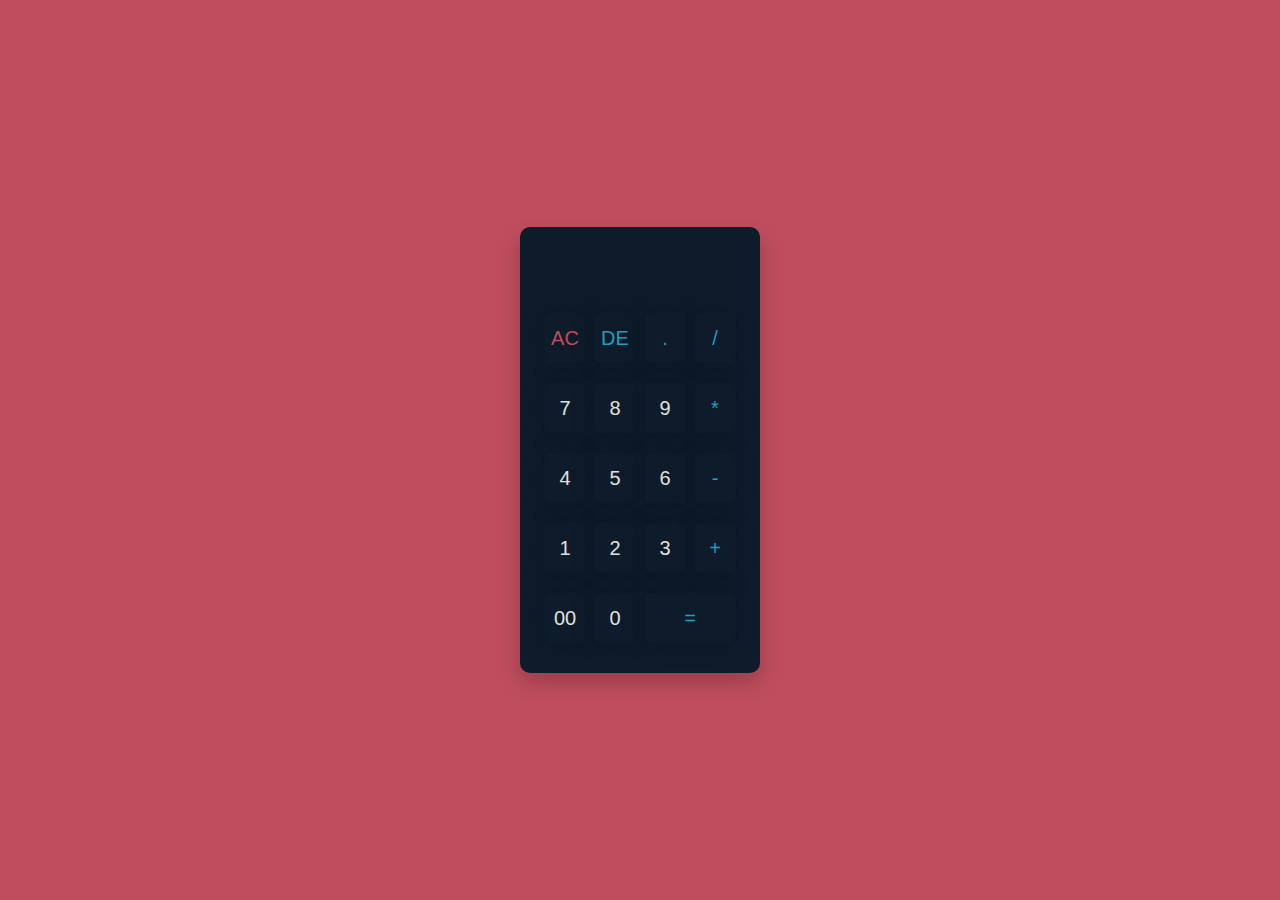
<file: calculadora/index.html>
<!DOCTYPE html>
<html lang="en">
<head>
    <meta charset="UTF-8">
    <meta name="viewport" content="width=device-width, initial-scale=1.0">
    <title>Calculadora</title>

    <!-- Vincula un archivo CSS externo llamado "styles.css" para los estilos de la página -->
    <link rel="stylesheet" href="styles.css">
</head>
<body>
    <!-- Div que contiene la calculadora -->
    <div id="calculator">
        <!-- Campo de entrada para mostrar el resultado de las operaciones, deshabilitado para evitar escritura directa -->
        <input type="text" id="display" disabled>
        <br />
        <!-- Botón para borrar todo (AC), es un operador -->
        <button id="ac" class="operator">AC</button>
        <!-- Botón para eliminar el último dígito (DE), es un operador -->
        <button id="de" class="operator">DE</button>
        <!-- Botón para agregar un punto decimal, es un operador -->
        <button id="." class="operator">.</button>
        <!-- Botón para la división, es un operador -->
        <button id="/" class="operator">/</button>
        <br />
        <!-- Botones numéricos (7, 8, 9), utilizados para ingresar números en la calculadora -->
        <button id="7">7</button>
        <button id="8">8</button>
        <button id="9">9</button>
        <!-- Botón para la multiplicación, es un operador -->
        <button id="*" class="operator">*</button>
        <br />
        <!-- Botones numéricos (4, 5, 6) -->
        <button id="4">4</button>
        <button id="5">5</button>
        <button id="6">6</button>
        <!-- Botón para la resta, es un operador -->
        <button id="-" class="operator">-</button>
        <br />
        <!-- Botones numéricos (1, 2, 3) -->
        <button id="1">1</button>
        <button id="2">2</button>
        <button id="3">3</button>
        <!-- Botón para la suma, es un operador -->
        <button id="+" class="operator">+</button>
        <br />
        <!-- Botones numéricos (00 y 0) -->
        <button id="00">00</button>
        <button id="0">0</button>
        <!-- Botón para calcular el resultado de la operación, es el botón de igual -->
        <button id="=" class="equal operator">=</button>
    </div>

    <!-- Vincula un archivo JavaScript externo llamado "scripts.js" para controlar el comportamiento de la calculadora -->
    <script src="scripts.js"></script>
</body>
</html>
</file>
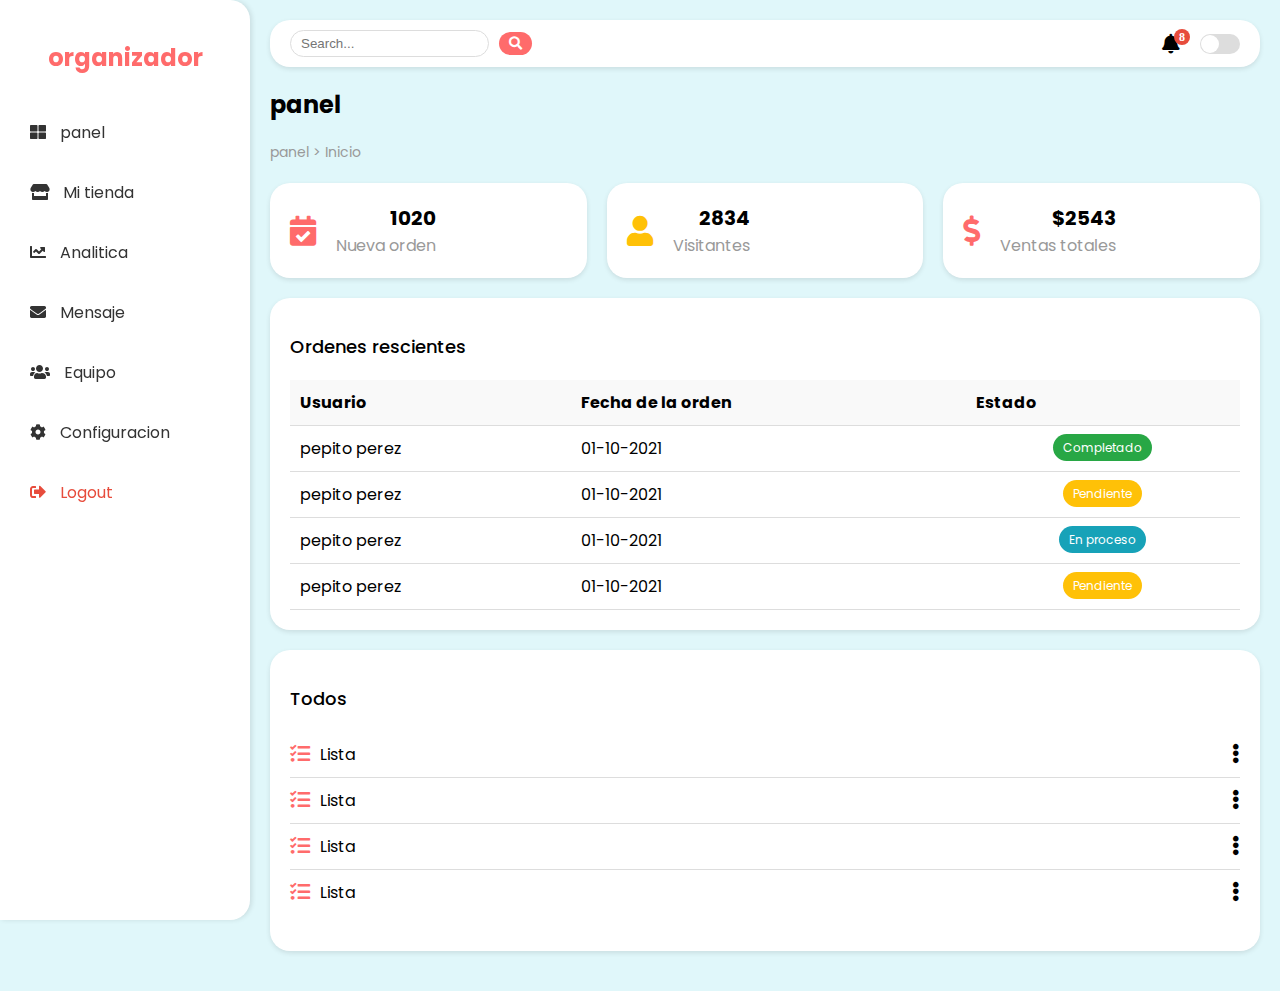
<file: dashboard/index.html>
<html>
<head>
    <title>Panel de ventas</title>
    <link rel="stylesheet" href="https://cdnjs.cloudflare.com/ajax/libs/font-awesome/5.15.3/css/all.min.css">
    <link href="https://fonts.googleapis.com/css2?family=Poppins:wght@400;500;700&display=swap" rel="stylesheet">
   
    <style>
        body {
            font-family: 'Poppins', sans-serif;
            margin: 0;
            background-color: #e0f7fa;
        }
        .sidebar {
            width: 250px;
            height: 100vh;
            background-color: #fff;
            position: fixed;
            top: 0;
            left: 0;
            box-shadow: 2px 0 5px rgba(0,0,0,0.1);
            padding-top: 20px;
            border-radius: 0 20px 20px 0;
        }
        .sidebar h2 {
            text-align: center;
            color: #ff6b6b;
            margin-bottom: 30px;
        }
        .sidebar ul {
            list-style: none;
            padding: 0;
        }
        .sidebar ul li {
            padding: 15px 20px;
            color: #333;
            cursor: pointer;
            border-radius: 20px;
            margin: 5px 10px;
        }
        .sidebar ul li:hover {
            background-color: #f1f1f1;
        }
        .sidebar ul li i {
            margin-right: 10px;
        }
        .sidebar ul li.logout {
            color: #e74c3c;
        }
        .main-content {
            margin-left: 250px;
            padding: 20px;
        }
        .header {
            display: flex;
            justify-content: space-between;
            align-items: center;
            background-color: #fff;
            padding: 10px 20px;
            box-shadow: 0 2px 5px rgba(0,0,0,0.1);
            border-radius: 20px;
        }
        .header .search-bar {
            display: flex;
            align-items: center;
        }
        .header .search-bar input {
            padding: 5px 10px;
            border: 1px solid #ddd;
            border-radius: 20px;
            margin-right: 10px;
        }
        .header .search-bar button {
            background-color: #ff6b6b;
            color: #fff;
            border: none;
            padding: 5px 10px;
            border-radius: 20px;
            cursor: pointer;
        }
        .header .notifications {
            display: flex;
            align-items: center;
        }
        .header .notifications i {
            font-size: 20px;
            margin-right: 20px;
            position: relative;
        }
        .header .notifications i .badge {
            position: absolute;
            top: -5px;
            right: -10px;
            background-color: #e74c3c;
            color: #fff;
            border-radius: 50%;
            padding: 2px 5px;
            font-size: 12px;
        }
        .header .toggle-switch {
            display: flex;
            align-items: center;
        }
        .header .toggle-switch input {
            display: none;
        }
        .header .toggle-switch label {
            background-color: #ddd;
            width: 40px;
            height: 20px;
            border-radius: 20px;
            position: relative;
            cursor: pointer;
        }
        .header .toggle-switch label::after {
            content: '';
            width: 18px;
            height: 18px;
            background-color: #fff;
            border-radius: 50%;
            position: absolute;
            top: 1px;
            left: 1px;
            transition: 0.3s;
        }
        .header .toggle-switch input:checked + label {
            background-color: #ff6b6b;
        }
        .header .toggle-switch input:checked + label::after {
            left: 21px;
        }
        .panel {
            margin-top: 20px;
        }
        .panel h1 {
            font-size: 24px;
            font-weight: 700;
            margin-bottom: 20px;
        }
        .panel .breadcrumb {
            font-size: 14px;
            color: #999;
            margin-bottom: 20px;
        }
        .panel .stats {
            display: flex;
            justify-content: space-between;
            margin-bottom: 20px;
        }
        .panel .stats .stat {
            background-color: #fff;
            padding: 20px;
            border-radius: 20px;
            box-shadow: 0 2px 5px rgba(0,0,0,0.1);
            flex: 1;
            margin-right: 20px;
            display: flex;
            align-items: center;
        }
        .panel .stats .stat:last-child {
            margin-right: 0;
        }
        .panel .stats .stat i {
            font-size: 30px;
            margin-right: 20px;
        }
        .panel .stats .stat .info {
            text-align: right;
        }
        .panel .stats .stat .info h3 {
            font-size: 20px;
            margin: 0;
        }
        .panel .stats .stat .info p {
            margin: 0;
            color: #999;
        }
        .panel .recent-orders, .panel .todos {
            background-color: #fff;
            padding: 20px;
            border-radius: 20px;
            box-shadow: 0 2px 5px rgba(0,0,0,0.1);
            margin-bottom: 20px;
        }
        .panel .recent-orders h2, .panel .todos h2 {
            font-size: 18px;
            font-weight: 500;
            margin-bottom: 20px;
        }
        .panel .recent-orders table {
            width: 100%;
            border-collapse: collapse;
        }
        .panel .recent-orders table th, .panel .recent-orders table td {
            padding: 10px;
            text-align: left;
            border-bottom: 1px solid #ddd;
        }
        .panel .recent-orders table th {
            background-color: #f9f9f9;
        }
        .panel .recent-orders table td.status {
            text-align: center;
        }
        .panel .recent-orders table td.status span {
            padding: 5px 10px;
            border-radius: 20px;
            color: #fff;
            font-size: 12px;
        }
        .panel .recent-orders table td.status span.Completado {
            background-color: #28a745;
        }
        .panel .recent-orders table td.status span.pending {
            background-color: #ffc107;
        }
        .panel .recent-orders table td.status span.process {
            background-color: #17a2b8;
        }
        .panel .todos ul {
            list-style: none;
            padding: 0;
        }
        .panel .todos ul li {
            display: flex;
            justify-content: space-between;
            align-items: center;
            padding: 10px 0;
            border-bottom: 1px solid #ddd;
        }
        .panel .todos ul li:last-child {
            border-bottom: none;
        }
        .panel .todos ul li .todo-info {
            display: flex;
            align-items: center;
        }
        .panel .todos ul li .todo-info i {
            font-size: 20px;
            margin-right: 10px;
        }
        .panel .todos ul li .todo-info p {
            margin: 0;
        }
        .panel .todos ul li .actions i {
            font-size: 20px;
            cursor: pointer;
        }
    </style>
</head>
<body>
    <!-- Barra lateral izquierda con opciones de menú -->
    <div class="sidebar">
        <h2>organizador</h2>
        <ul>
            <li><i class="fas fa-th-large"></i> panel</li>
            <li><i class="fas fa-store"></i> Mi tienda</li>
            <li><i class="fas fa-chart-line"></i> Analitica</li>
            <li><i class="fas fa-envelope"></i> Mensaje</li>
            <li><i class="fas fa-users"></i> Equipo</li>
            <li><i class="fas fa-cog"></i> Configuracion</li>
            <li class="logout"><i class="fas fa-sign-out-alt"></i> Logout</li>
        </ul>
    </div>

    <!-- Contenido principal, incluye encabezado y estadísticas -->
    <div class="main-content">
        <!-- Encabezado con barra de búsqueda, notificaciones e interruptor -->
        <div class="header">
            <div class="search-bar">
                <input type="text" placeholder="Search...">
                <button><i class="fas fa-search"></i></button>
            </div>
            <div class="notifications">
                <i class="fas fa-bell"><span class="badge">8</span></i>
                <div class="toggle-switch">
                    <input type="checkbox" id="toggle">
                    <label for="toggle"></label>
                </div>
            </div>
        </div>

        <!-- Panel principal con estadísticas y órdenes recientes -->
        <div class="panel">
            <h1>panel</h1>
            <div class="breadcrumb">
                panel > Inicio
            </div>

            <!-- Sección de estadísticas -->
            <div class="stats">
                <div class="stat">
                    <i class="fas fa-calendar-check" style="color: #ff6b6b;"></i>
                    <div class="info">
                        <h3>1020</h3>
                        <p>Nueva orden</p>
                    </div>
                </div>
                <div class="stat">
                    <i class="fas fa-user" style="color: #ffc107;"></i>
                    <div class="info">
                        <h3>2834</h3>
                        <p>Visitantes</p>
                    </div>
                </div>
                <div class="stat">
                    <i class="fas fa-dollar-sign" style="color: #ff6b6b;"></i>
                    <div class="info">
                        <h3>$2543</h3>
                        <p>Ventas totales</p>
                    </div>
                </div>
            </div>

            <!-- Tabla de órdenes recientes -->
            <div class="recent-orders">
                <h2>Ordenes rescientes</h2>
                <table>
                    <thead>
                        <tr>
                            <th>Usuario</th>
                            <th>Fecha de la orden</th>
                            <th>Estado</th>
                        </tr>
                    </thead>
                    <tbody>
                        <tr>
                            <td>pepito perez</td>
                            <td>01-10-2021</td>
                            <td class="status"><span class="Completado">Completado</span></td>
                        </tr>
                        <tr>
                            <td>pepito perez</td>
                            <td>01-10-2021</td>
                            <td class="status"><span class="pending">Pendiente</span></td>
                        </tr>
                        <tr>
                            <td>pepito perez</td>
                            <td>01-10-2021</td>
                            <td class="status"><span class="process">En proceso</span></td>
                        </tr>
                        <tr>
                            <td>pepito perez</td>
                            <td>01-10-2021</td>
                            <td class="status"><span class="pending">Pendiente</span></td>
                        </tr>
                    </tbody>
                </table>
            </div>

            <!-- Lista de tareas pendientes (To-dos) -->
            <div class="todos"> 
                <h2>Todos</h2>
                <ul>
                    <li>
                        <div class="todo-info">
                            <i class="fas fa-tasks" style="color: #ff6b6b;"></i>
                            <p>Lista</p>
                        </div>
                        <div class="actions">
                            <i class="fas fa-ellipsis-v"></i>
                        </div>
                    </li>
                    <li>
                        <div class="todo-info">
                            <i class="fas fa-tasks" style="color: #ff6b6b;"></i>
                            <p>Lista</p>
                        </div>
                        <div class="actions">
                            <i class="fas fa-ellipsis-v"></i>
                        </div>
                    </li>
                    <li>
                        <div class="todo-info">
                            <i class="fas fa-tasks" style="color: #ff6b6b;"></i>
                            <p>Lista</p>
                        </div>
                        <div class="actions">
                            <i class="fas fa-ellipsis-v"></i>
                        </div>
                    </li>
                    <li>
                        <div class="todo-info">
                            <i class="fas fa-tasks" style="color: #ff6b6b;"></i>
                            <p>Lista</p>
                        </div>
                        <div class="actions">
                            <i class="fas fa-ellipsis-v"></i>
                        </div>
                    </li>
                </ul>
            </div>
        </div>
    </div>
</body>
</html>
</file>
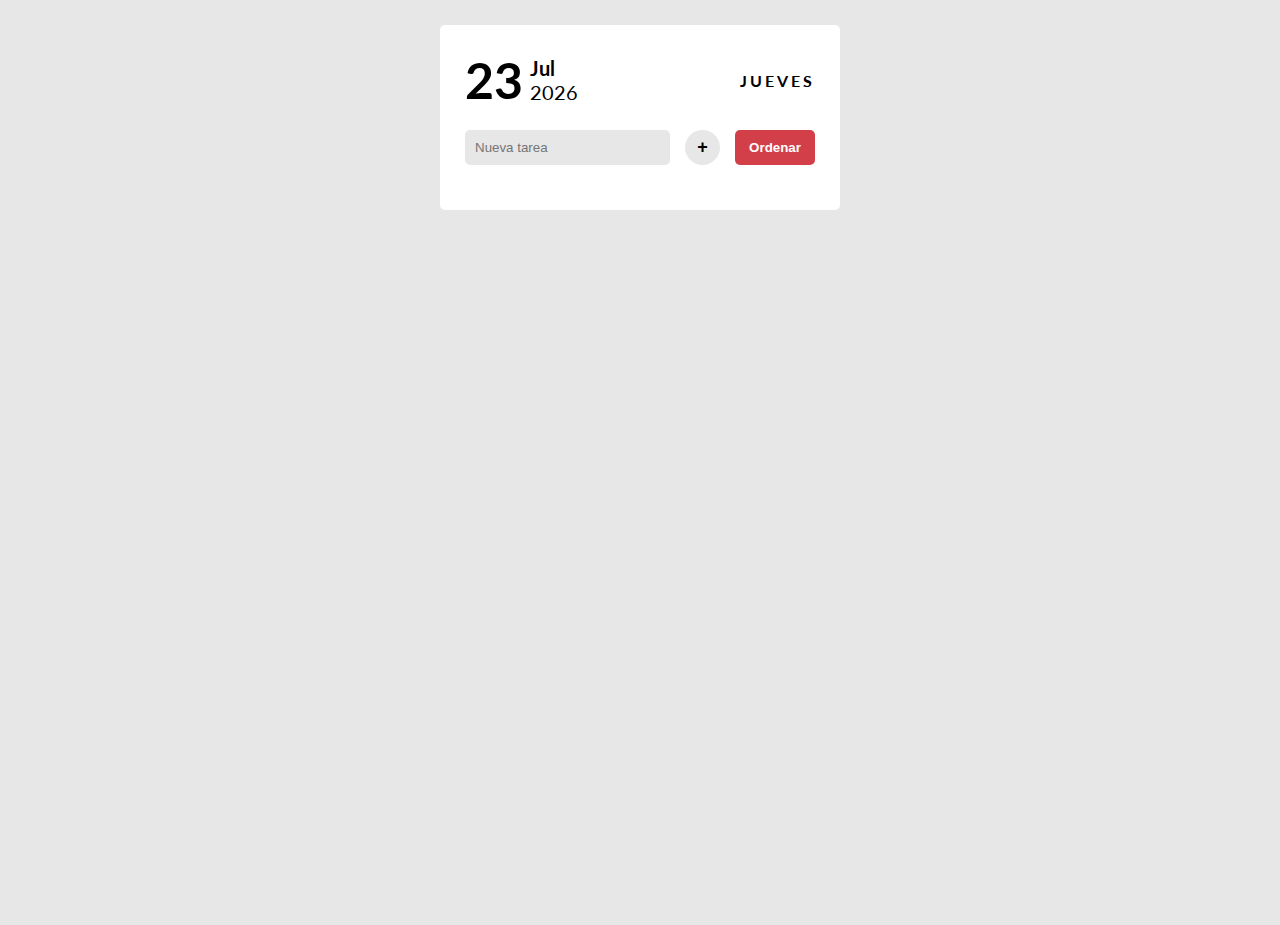
<file: lista de tareas/index.html>
<!DOCTYPE html>
<html lang="en">
<head>
    <!-- Especifica que el documento es HTML5 -->
    <meta charset="UTF-8">
    <!-- Asegura compatibilidad con Internet Explorer -->
    <meta http-equiv="X-UA-Compatible" content="IE=edge">
    <!-- Configura el viewport para ser responsive -->
    <meta name="viewport" content="width=device-width, initial-scale=1.0">
    <!-- Título de la página que aparecerá en la pestaña del navegador -->
    <title>Lista de tareas</title>

    <!-- Enlace a Google Fonts para usar la fuente 'Lato' -->
    <link href="https://fonts.googleapis.com/css2?family=Lato:wght@100;400;900&display=swap" rel="stylesheet">
    <!-- Enlace al archivo CSS externo para los estilos de la página -->
    <link rel="stylesheet" href="styles.css">
    <!-- Enlace al archivo JavaScript externo que contiene la lógica de la lista de tareas -->
    <script src="script.js" type="text/javascript" defer></script>
</head>

<body>
    <!-- Contenedor principal de la lista de tareas -->
    <div class="list roundBorder">
        <!-- Sección que muestra la fecha -->
        <div class="date">
            <div class="dateRight">
                <!-- Elemento que mostrará el número del día -->
                <div id="dateNumber"></div>
                <div>
                    <!-- Elemento que mostrará el mes -->
                    <div id="dateMonth"></div>
                    <!-- Elemento que mostrará el año -->
                    <div id="dateYear"></div>
                </div>
            </div>
            <!-- Elemento que mostrará el nombre del día (ej. Lunes, Martes) -->
            <div id="dateText"></div>
        </div>

        <!-- Formulario para agregar nuevas tareas -->
        <!-- Llama a la función JavaScript 'addNewTask()' cuando se envía el formulario -->
        <form onsubmit="addNewTask(event)">
            <!-- Campo de texto donde el usuario introduce el nombre de la tarea -->
            <input type="text" name="taskText" autocomplete="off" placeholder="Nueva tarea" class="roundBorder">
            <!-- Botón para añadir la nueva tarea a la lista -->
            <button type="submit" class="addTaskButton">+</button>
            <!-- Botón para ordenar las tareas, que llama a la función 'renderOrderedTasks()' -->
            <button type="button" class="orderButton roundBorder" onclick="renderOrderedTasks()">Ordenar</button>
        </form>

        <!-- Contenedor donde se renderizarán las tareas dinámicamente -->
        <div id="tasksContainer"></div>
    </div>
</body>
</html>
</file>
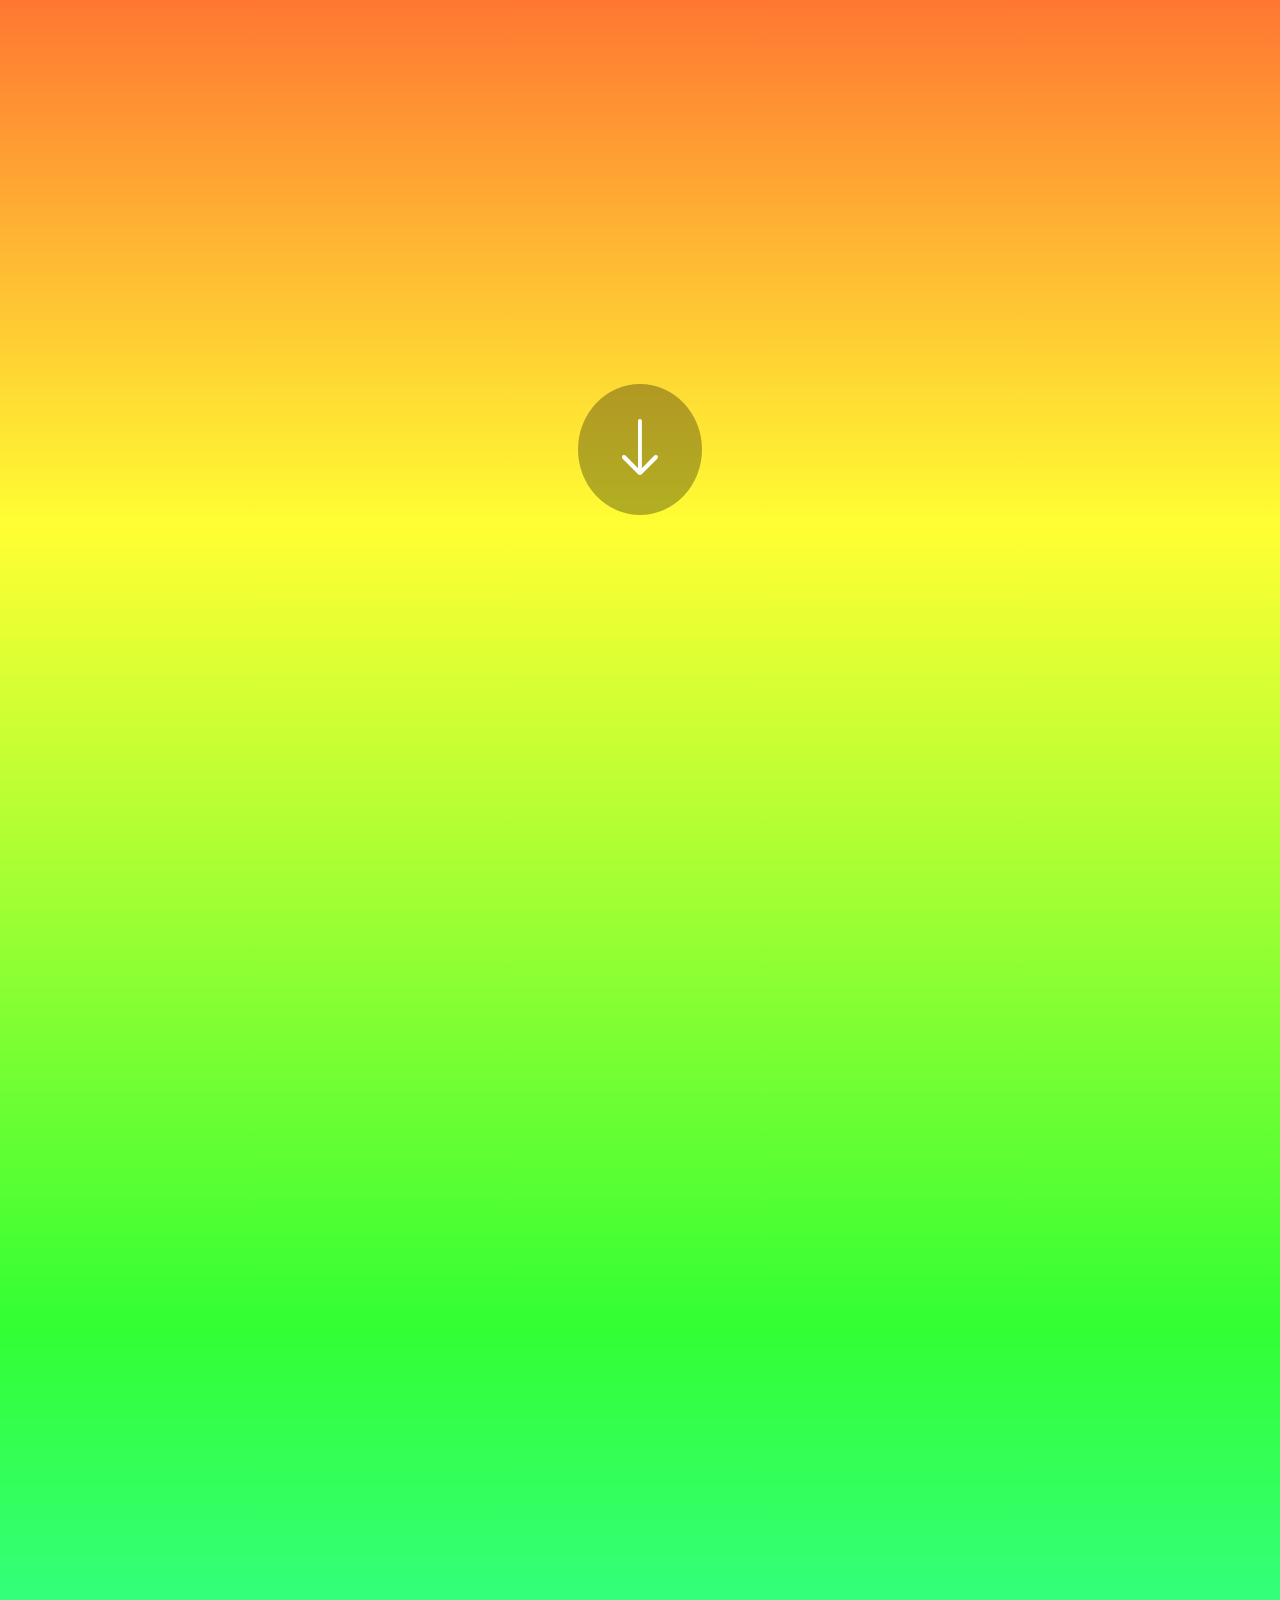
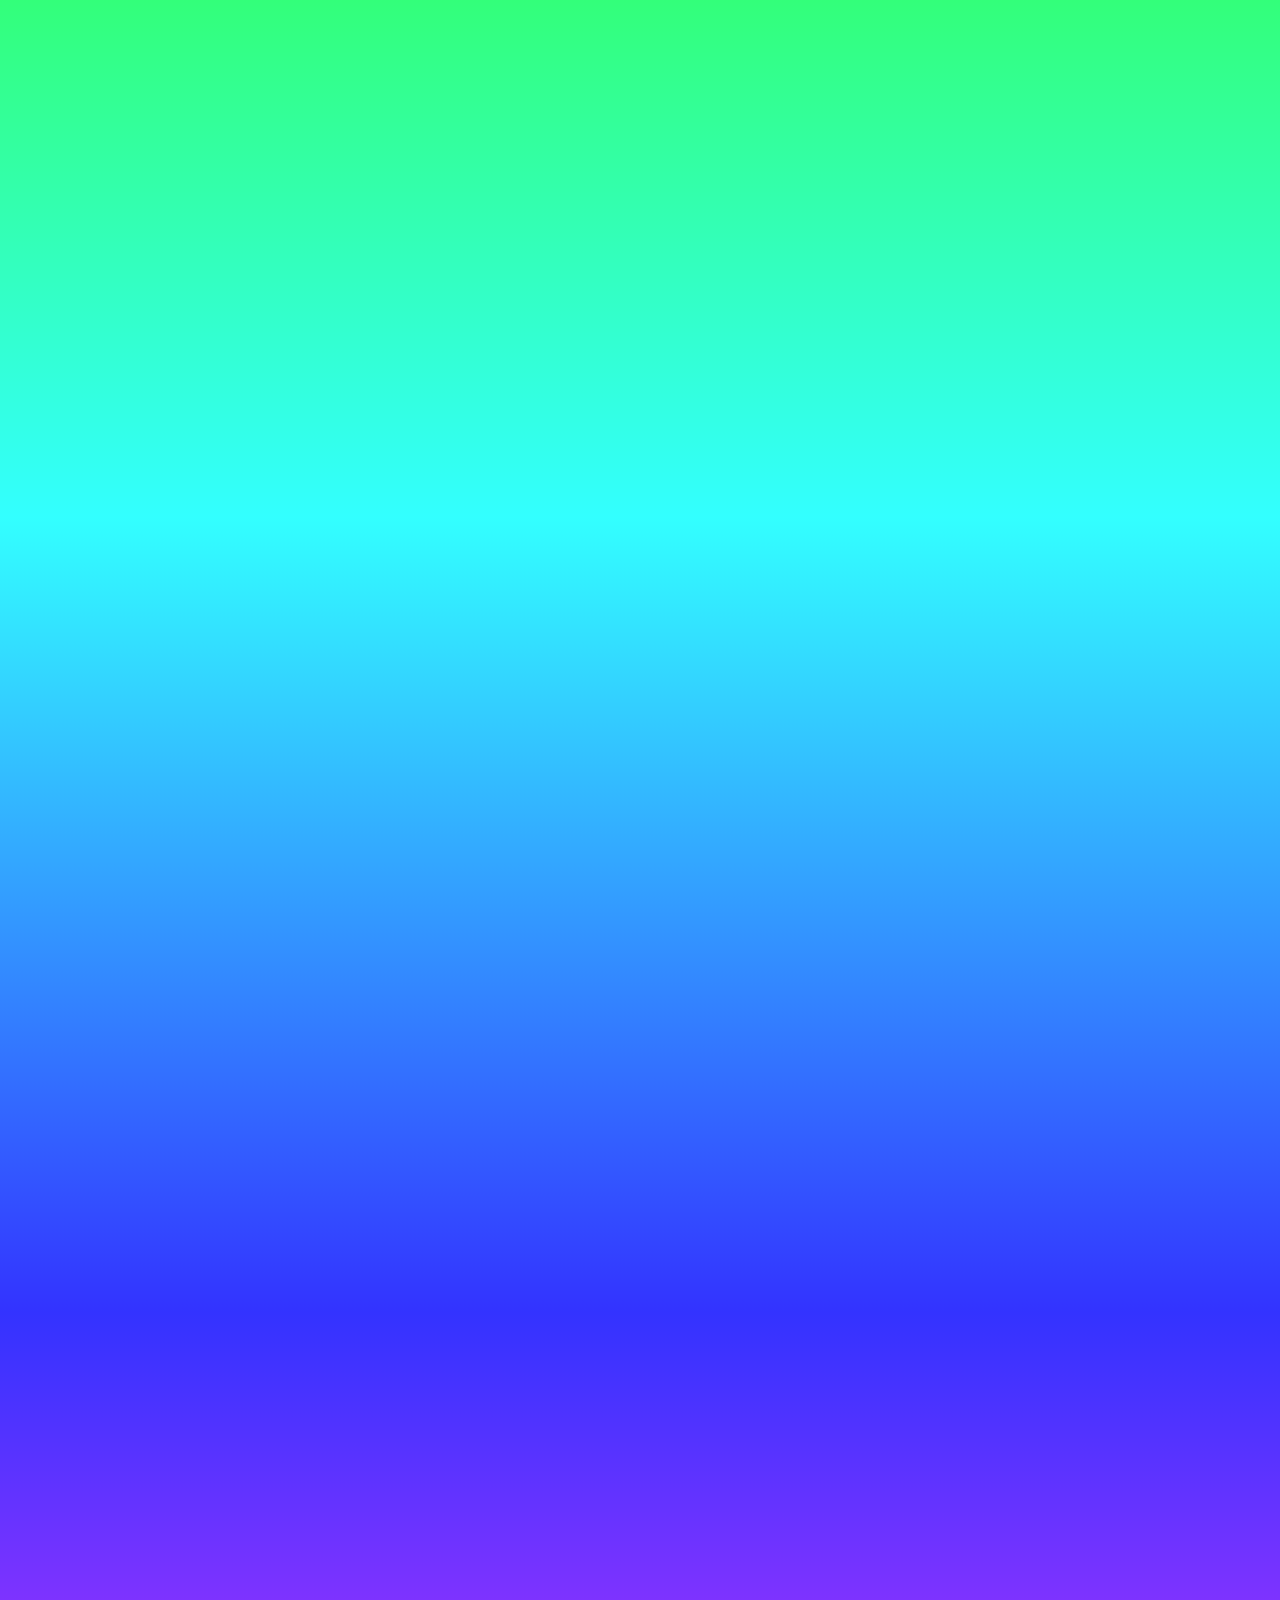
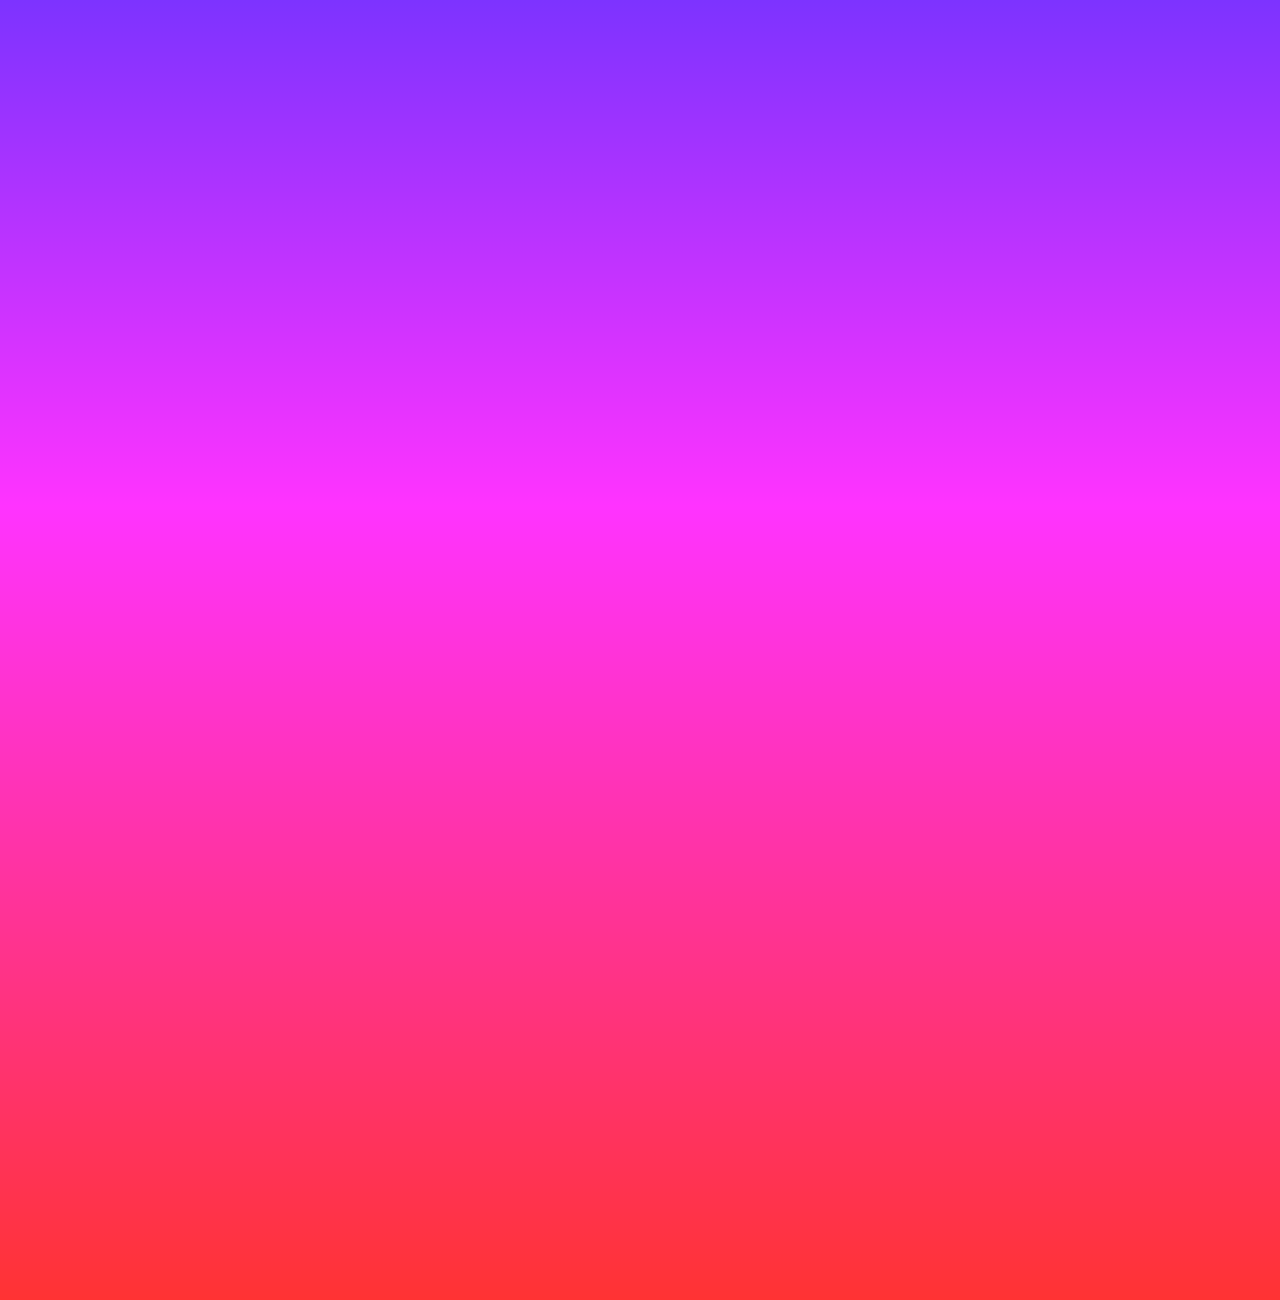
<file: scroll/index.html>
<!DOCTYPE html>
<html lang="en">
<head>
    <!-- Define el conjunto de caracteres para la página -->
    <meta charset="UTF-8">
    
    <!-- Define la compatibilidad con versiones anteriores de Internet Explorer -->
    <meta http-equiv="X-UA-Compatible" content="IE=edge">
    
    <!-- Define el viewport para dispositivos móviles, ajustando la escala inicial -->
    <meta name="viewport" content="width=device-width, initial-scale=1.8">
    
    <!-- Define el título de la página -->
    <title>scroll</title>
    
    <!-- Incluye los iconos de Bootstrap para usar iconos en la página -->
    <link rel="stylesheet" href="https://cdn.jsdelivr.net/npm/bootstrap-icons@1.10.5/font/bootstrap-icons.css">
    
    <!-- Incluye la hoja de estilos personalizada para la página -->
    <link rel="stylesheet" href="styles.css">
</head>
<body>
    <!-- Contenedor principal con la clase 'infiniteScroll' -->
    <main class="infiniteScroll">
        <!-- Elemento con un icono de flecha hacia abajo de Bootstrap Icons -->
        <span><i class="bi bi-arrow-down infiniteScroll_icon"></i></span>
    </main>
    
    <!-- Incluye el archivo JavaScript para la funcionalidad de la página -->
    <script src="app.js"></script>
</body>
</html>
</file>
<file: calculadora/styles.css>
/* Estilos del cuerpo (body) de la página */
body {
    /* Centra el contenido horizontalmente */
    text-align: center;
    /* Elimina los márgenes por defecto */
    margin: 0;
    /* Establece un fondo de color rojo oscuro */
    background: #bf4d5d;
    /* Aplica un diseño flexible (flexbox) para centrar el contenido vertical y horizontalmente */
    display: flex;
    align-items: center;
    justify-content: center;
    /* Ajusta la altura del cuerpo al 100% de la altura de la ventana */
    height: 100vh;
}

/* Estilos para el contenedor de la calculadora */
#calculator {
    /* Ancho fijo de la calculadora */
    width: 200px;
    /* Fondo de color oscuro */
    background-color: #0d1b2a;
    /* Bordes redondeados */
    border-radius: 10px;
    /* Espaciado interno */
    padding: 20px;
    /* Sombra para darle un efecto de elevación */
    box-shadow: 0 10px 20px rgba(0, 0, 0, 0.19);
}

/* Estilos para el campo de entrada donde se muestra el resultado */
#display {
    /* Ancho completo del contenedor */
    width: 100%;
    /* Altura del campo de entrada */
    height: 56px;
    /* Tamaño del texto dentro del campo */
    font-size: 20px;
    /* Alinea el texto a la derecha */
    text-align: right;
    /* Margen a la izquierda */
    margin-left: 10px;
    /* Espaciado interno */
    padding: 20px;
    /* Bordes redondeados */
    border-radius: 5px;
    /* Color del texto */
    color: #e0e1dd;
    /* Fondo transparente con un color oscuro */
    background-color: rgba(13, 27, 42, 0.3);
    /* Elimina los bordes */
    border: none;
    /* Asegura que el espaciado interno no afecte el tamaño del campo */
    box-sizing: border-box;
}

/* Estilos generales para los botones de operadores (+, -, *, /, .) */
.operator {
    /* Color azul claro para los operadores */
    color: #219ebc;
}

/* Estilos específicos para el botón AC (All Clear) */
#ac {
    /* Color rojo para el botón AC */
    color: #bf4d5d;
}

/* Estilos específicos para el botón "=" (botón de igual) */
.equal {
    /* Hace que el botón de igual ocupe el 50% del ancho, menos 10px */
    width: calc(50% - 10px);
}

/* Estilos generales para todos los botones */
button {
    /* Hace que cada botón ocupe el 25% del ancho, menos 10px */
    width: calc(25% - 10px);
    /* Altura fija de los botones */
    height: 50px;
    /* Tamaño de la fuente dentro de los botones */
    font-size: 20px;
    /* Espaciado entre los botones */
    margin: 10px 5px;
    /* Elimina los bordes */
    border: none;
    /* Bordes redondeados */
    border-radius: 5px;
    /* Alineación de los botones en fila */
    float: left;
    /* Fondo oscuro para los botones */
    background-color: rgb(13, 27, 42);
    /* Color claro del texto */
    color: #e0e1dd;
    /* Sombra para darle un efecto de elevación */
    -webkit-box-shadow: -1px 1px 30px -5px rgba(0,0,0,0.2);
    -moz-box-shadow: -1px 1px 30px -5px rgba(0,0,0,0.2);
    box-shadow: -1px 1px 30px -5px rgba(0,0,0,0.2);
}

/* Efecto al pasar el mouse sobre los botones */
button:hover {
    /* Cambia el cursor al estilo "puntero" cuando el usuario pasa el mouse por encima */
    cursor: pointer;
}

/* Efecto al hacer clic en un botón */
button:active {
    /* Escala el botón ligeramente cuando es presionado */
    transform: scale(1.05);
    /* Sombra adicional para simular un botón presionado */
    box-shadow: 0 24px 4px 1px rgba(0, 0, 0, 0.19),
    0 1.5px rgba(0, 0, 0, 0.23);
}
</file>
<file: lista de tareas/styles.css>
/* Variables globales (Custom Properties) */
:root {
    /* Color primario utilizado para elementos principales */
    --primary: #A5C882;
    /* Color secundario utilizado para elementos destacados o botones */
    --secondary: #D33F49;
    /* Color de fondo claro */
    --light: #fff;
    /* Color de texto oscuro */
    --dark: #000;
    /* Color utilizado para elementos deshabilitados o fondos */
    --diabled: #e7e7e7;
}

/* Estilos globales para el cuerpo de la página */
body {
    /* Fuente de la página */
    font-family: 'Lato', sans-serif;
    /* Elimina los márgenes por defecto */
    margin: 0;
    /* Altura de la página al 100% de la ventana del navegador */
    height: 100vh;
    /* Color de fondo del cuerpo */
    background-color: var(--diabled);
}

/* Capitaliza la primera letra de los elementos de texto */
*:first-letter {
    text-transform: capitalize;
}

/* Estilos para elementos con bordes redondeados */
.roundBorder {
    /* Bordes redondeados con un radio de 5px */
    border-radius: 5px;
}

/* Estilos para el contenedor de la lista de tareas */
.list {
    /* Márgenes automáticos para centrar horizontalmente el contenedor */
    margin: 25px auto;
    /* Espaciado interno del contenedor */
    padding: 25px;
    /* Color de fondo del contenedor */
    background-color: var(--light);
    /* Ancho máximo del contenedor */
    max-width: 350px;
    /* Ancho del contenedor */
    width: 100%;
}

/* Estilos para el contenedor de la fecha */
.date {
    /* Diseño flexible para alinear elementos dentro del contenedor */
    display: flex;
    /* Alinea los elementos al centro verticalmente */
    align-items: center;
    /* Distribuye el espacio entre los elementos de manera uniforme */
    justify-content: space-between;
}

/* Estilos para el contenedor derecho de la fecha */
.dateRight {
    /* Diseño flexible para alinear elementos dentro del contenedor */
    display: flex;
    /* Alinea los elementos al centro verticalmente */
    align-items: center;
}

/* Estilos para el número de la fecha */
#dateNumber {
    /* Tamaño de la fuente */
    font-size: 50px;
}

/* Estilos para el texto del día de la semana */
#dateText {
    /* Espaciado entre letras */
    letter-spacing: 3px;
    /* Convierte el texto a mayúsculas */
    text-transform: uppercase;
}

/* Estilos para los elementos de la fecha (mes, número y texto) */
#dateMonth,
#dateNumber,
#dateText {
    /* Peso de la fuente en negrita */
    font-weight: bold;
}

/* Estilos para el mes y el año en la fecha */
#dateMonth,
#dateYear {
    /* Margen a la izquierda */
    margin-left: 7px;
    /* Tamaño de la fuente */
    font-size: 20px;
}

/* Estilos para el formulario */
form {
    /* Márgenes superior e inferior */
    margin: 20px 0;
    /* Diseño de cuadrícula para los elementos del formulario */
    display: grid;
    grid-auto-flow: column;
    grid-template-columns: auto 35px auto;
    grid-column-gap: 15px;
}

/* Estilos para el campo de entrada de texto */
input {
    /* Elimina los bordes del campo de entrada */
    border: none;
    /* Espaciado interno a la izquierda */
    padding-left: 10px;
    /* Color de fondo del campo de entrada */
    background-color: var(--diabled);
}

/* Estilos para el campo de entrada de texto cuando está en foco */
input:focus {
    /* Elimina el contorno por defecto del campo de entrada */
    outline: none;
}

/* Estilos para los botones del formulario */
.addTaskButton,
.orderButton {
    /* Elimina los bordes de los botones */
    border: none;
    /* Peso de la fuente en negrita */
    font-weight: bold;
    /* Cambia el cursor a un puntero al pasar sobre el botón */
    cursor: pointer;
}

/* Estilos específicos para el botón de agregar tarea */
.addTaskButton {
    /* Altura del botón */
    height: 35px;
    /* Bordes redondeados del botón */
    border-radius: 50%;
    /* Tamaño de la fuente dentro del botón */
    font-size: 18px;
    /* Color de fondo del botón */
    background-color: var(--diabled);
}

/* Estilos específicos para el botón de ordenar tareas */
.orderButton {
    /* Color de fondo del botón */
    background-color: var(--secondary);
    /* Color del texto en el botón */
    color: var(--light);
}

/* Estilos para los elementos de las tareas */
.task {
    /* Color de fondo de las tareas */
    background-color: var(--primary);
    /* Espaciado interno de las tareas */
    padding: 15px;
    /* Margen superior para separar tareas */
    margin-top: 15px;
    /* Color del texto en las tareas */
    color: var(--light);
    /* Cambia el cursor a un puntero al pasar sobre la tarea */
    cursor: pointer;
}

/* Estilos para las tareas completadas */
.done {
    /* Color de fondo de las tareas completadas */
    background-color: var(--diabled);
    /* Texto tachado para indicar que la tarea está completada */
    text-decoration: line-through;
    /* Color del texto en las tareas completadas */
    color: var(--dark);
}
</file>
<file: scroll/styles.css>
/* Estilos globales para todos los elementos */
* {
    /* Elimina los márgenes por defecto de todos los elementos */
    margin: 0;
    /* Elimina el espaciado interno por defecto de todos los elementos */
    padding: 0;
    /* Ajusta el modelo de caja para que el tamaño del elemento incluya el relleno y el borde */
    box-sizing: border-box;
}

/* Estilos para el elemento body */
body {
    /* Establece una altura mínima del 500% del viewport para permitir el desplazamiento */
    min-height: 500vh;
    /* Aplica un degradado lineal como fondo, que cambia suavemente de un color a otro en el espectro HSL */
    background: linear-gradient(
        hsl(20, 100%, 60%),             
        hsl(40, 100%, 60%),              
        hsl(60, 100%, 60%),
        hsl(80, 100%, 60%),
        hsl(100, 100%, 60%),
        hsl(120, 100%, 60%),
        hsl(140, 100%, 60%),
        hsl(160, 100%, 60%),
        hsl(180, 100%, 60%),
        hsl(200, 100%, 60%),
        hsl(220, 100%, 60%),
        hsl(240, 100%, 60%),
        hsl(260, 100%, 60%),
        hsl(280, 100%, 60%),
        hsl(300, 100%, 60%),
        hsl(320, 100%, 60%),
        hsl(340, 100%, 60%),
        hsl(360, 100%, 60%)
    );
}

/* Estilos para el contenedor principal con la clase 'infiniteScroll' */
.infiniteScroll {
    /* Fija la posición del contenedor en el viewport */
    position: fixed;
    /* Centra el contenedor verticalmente */
    top: 50%;
    /* Centra el contenedor horizontalmente */
    left: 50%;
    /* Ajusta la posición para que esté exactamente en el centro del viewport */
    transform: translate(-50%, -50%);
    /* Usa flexbox para centrar el contenido dentro del contenedor */
    display: flex;
    align-items: center;
    justify-content: center;
}

/* Estilos para el icono dentro del contenedor 'infiniteScroll' */
.infiniteScroll_icon {
    /* Establece el color del icono como blanco */
    color: #fff;
    /* Define el tamaño del icono */
    font-size: 4em;
    /* Agrega relleno alrededor del icono */
    padding: 30px;
    /* Establece un fondo semitransparente negro */
    background: rgba(0, 0, 0, 0.3);
    /* Redondea las esquinas del fondo para que el icono tenga una forma circular */
    border-radius: 50%;
}
</file>
